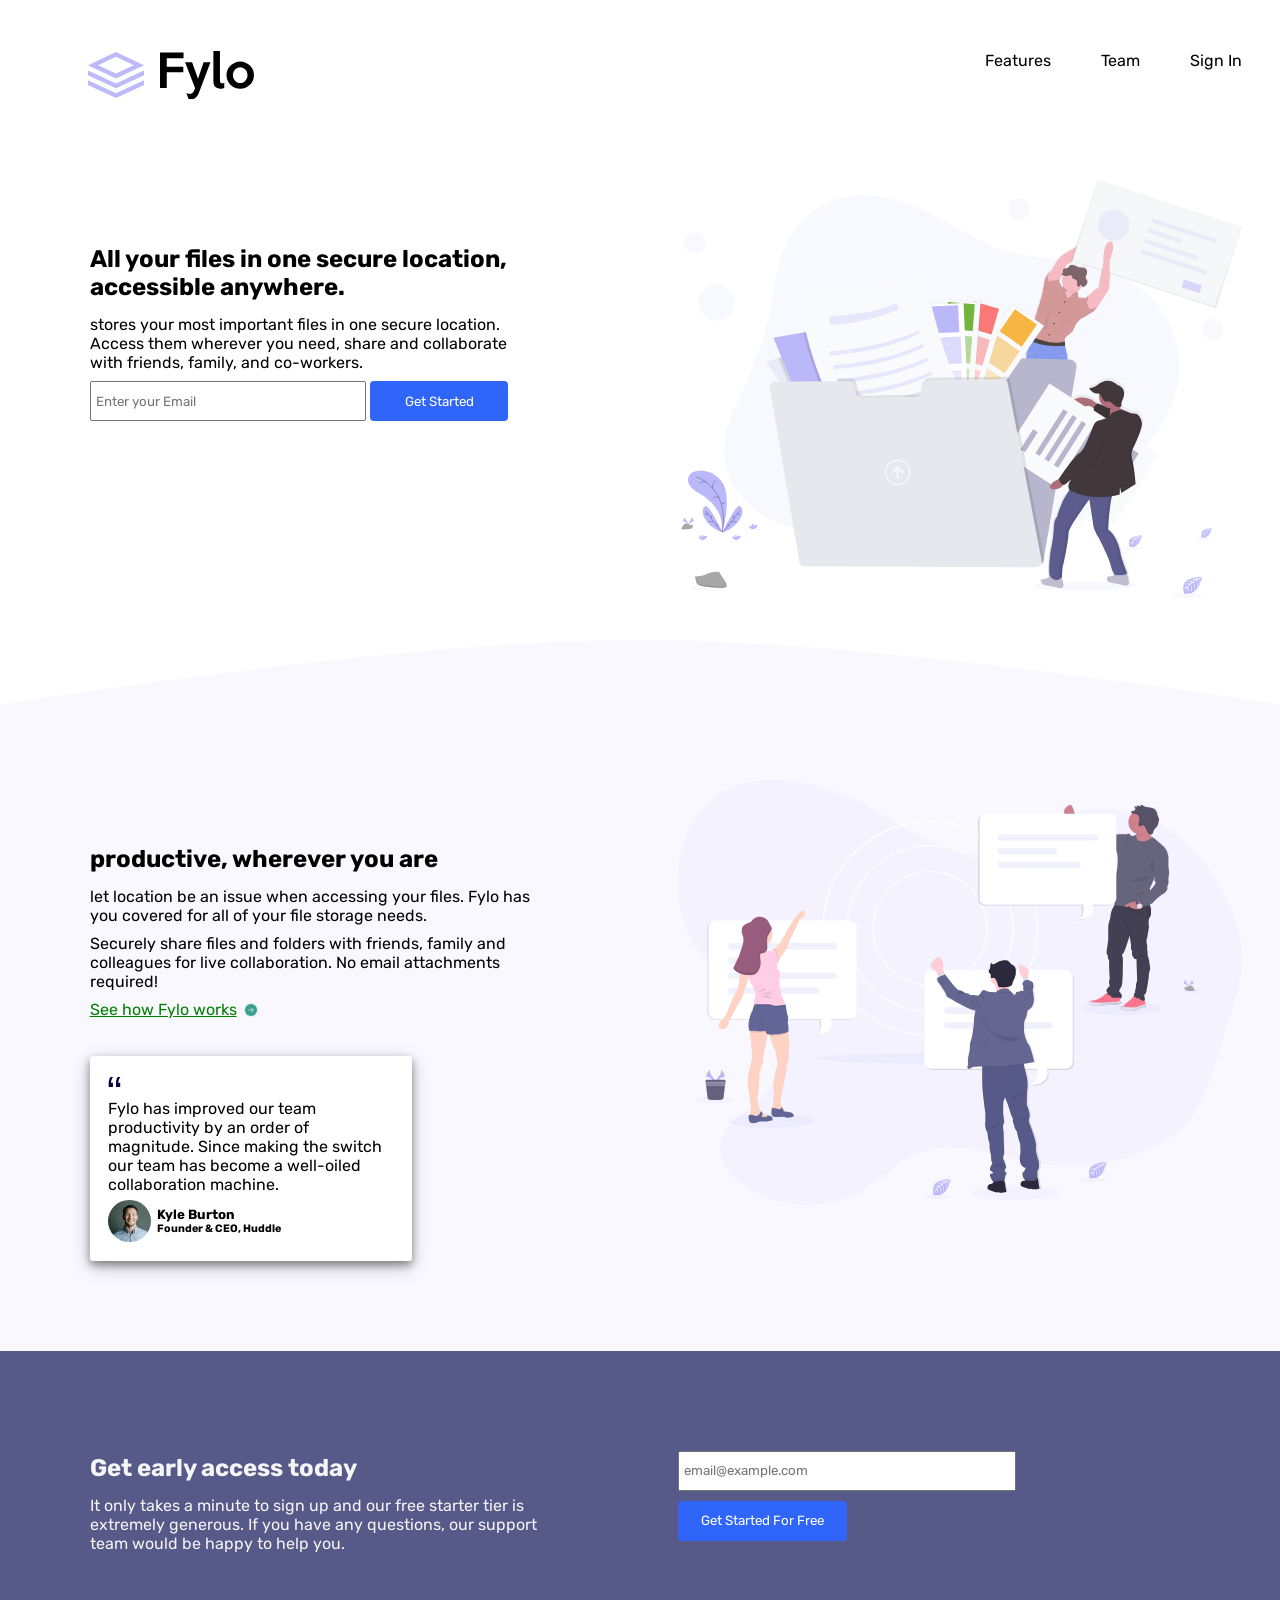
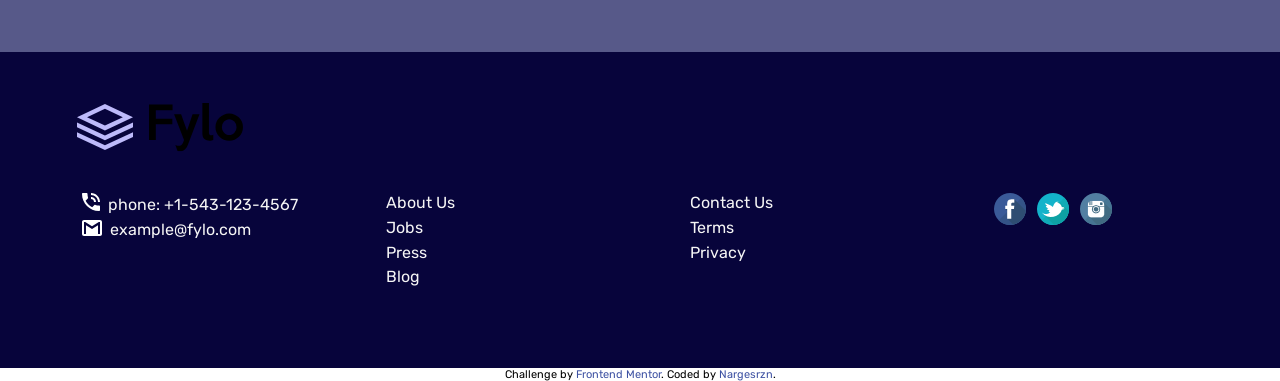
<file: index.html>
<!DOCTYPE html>
<html lang="en">
  <head>
    <meta charset="UTF-8" />
    <meta name="viewport" content="width=device-width, initial-scale=1.0" />

    <!-- displays site properly based on user's device -->
    <link rel="stylesheet" href="fylo-css.css" />
    <link
      href="https://fonts.googleapis.com/css?family=Rubik&display=swap"
      rel="stylesheet"
    />
    <link
      rel="icon"
      type="image/png"
      sizes="32x32"
      href="./images/favicon-32x32.png"
    />

    <title>Frontend Mentor | Fylo landing page with two column layout</title>
  </head>
  <body>
    <nav>
      <ul>
        <li class="logo"><img src="images/logo.svg" /></li>
        <li><a href="">Features</a></li>
        <li><a href="">Team</a></li>
        <li><a href="">Sign In</a></li>
      </ul>
    </nav>
    <section id="first-section">
      <div class="first-div">
        <h1 class="header">
          All your files in one secure location, accessible anywhere.
        </h1>

        <p class="text">
          stores your most important files in one secure location. Access them
          wherever you need, share and collaborate with friends, family, and
          co-workers.
        </p>
        <div class="form">
          <input placeholder="Enter your Email" />
          <button>Get Started</button>
        </div>
      </div>
      <div class="second-div">
        <img src="images/illustration-1.svg" />
      </div>
    </section>
    <img id="curve" src="./images/bg-curve-desktop.svg" />
    <section id="second-section">
      <div class="first-div">
        <h1 class="header">productive, wherever you are</h1>
        <p class="text">
          let location be an issue when accessing your files. Fylo has you
          covered for all of your file storage needs.
        </p>
        <p class="text">
          Securely share files and folders with friends, family and colleagues
          for live collaboration. No email attachments required!
        </p>
        <a id="arrow" href=""
          >See how Fylo works<img
            src="images/icon-arrow.svg"
            style="margin:0 0 -3px 6px ;"
        /></a>
        <div id="card">
          <img src="images/icon-quotes.svg" />
          <p class="text">
            Fylo has improved our team productivity by an order of magnitude.
            Since making the switch our team has become a well-oiled
            collaboration machine.
          </p>
          <div id="avatar">
            <img id="card-img" src="images/avatar-testimonial.jpg" />
            <div id="info">
              <h5>Kyle Burton</h5>
              <h6>Founder & CEO, Huddle</h6>
            </div>
          </div>
        </div>
      </div>
      <div class="second-div">
        <img src="images/illustration-2.svg" />
      </div>
    </section>
    <section id="third-section">
      <div class="first-div">
        <h1 class="header">
          Get early access today
        </h1>
        <p class="text">
          It only takes a minute to sign up and our free starter tier is
          extremely generous. If you have any questions, our support team would
          be happy to help you.
        </p>
      </div>
      <div class="second-div">
        <div id="get-started">
          <input placeholder="email@example.com" />
          <button id="second-botton">Get Started For Free</button>
        </div>
      </div>
    </section>
    <section id="forth-section">
      <div>
        <img class="logo" src="images/logo.svg" />
      </div>
      <div id="contacts">
        <ul class="forth-items">
          <li>
            <img class="icon" src="images/icon-phone.svg" />phone:
            +1-543-123-4567
          </li>
          <li>
            <img class="icon" src="images/icon-email.svg" />example@fylo.com
          </li>
        </ul>
        <ul class="forth-items">
          <li><a href="">About Us</a></li>
          <li><a href="">Jobs</a></li>
          <li><a href="">Press</a></li>
          <li><a href="">Blog</a></li>
        </ul>
        <ul class="forth-items">
          <li><a href="">Contact Us</a></li>
          <li><a href="">Terms</a></li>
          <li><a href="">Privacy</a></li>
        </ul>
        <ul class="social-media">
          <li>
            <a href=""><img src="images/facebook.png"/></a>
          </li>
          <li>
            <a href=""><img src="images/twitter.png"/></a>
          </li>
          <li>
            <a href=""><img src="images/instagram.png"/></a>
          </li>
        </ul>
      </div>
    </section>
    <footer>
      <p class="attribution">
        Challenge by
        <a href="https://www.frontendmentor.io?ref=challenge" target="_blank"
          >Frontend Mentor</a
        >. Coded by <a href="#">Nargesrzn</a>.
      </p>
    </footer>
  </body>
</html>
</file>
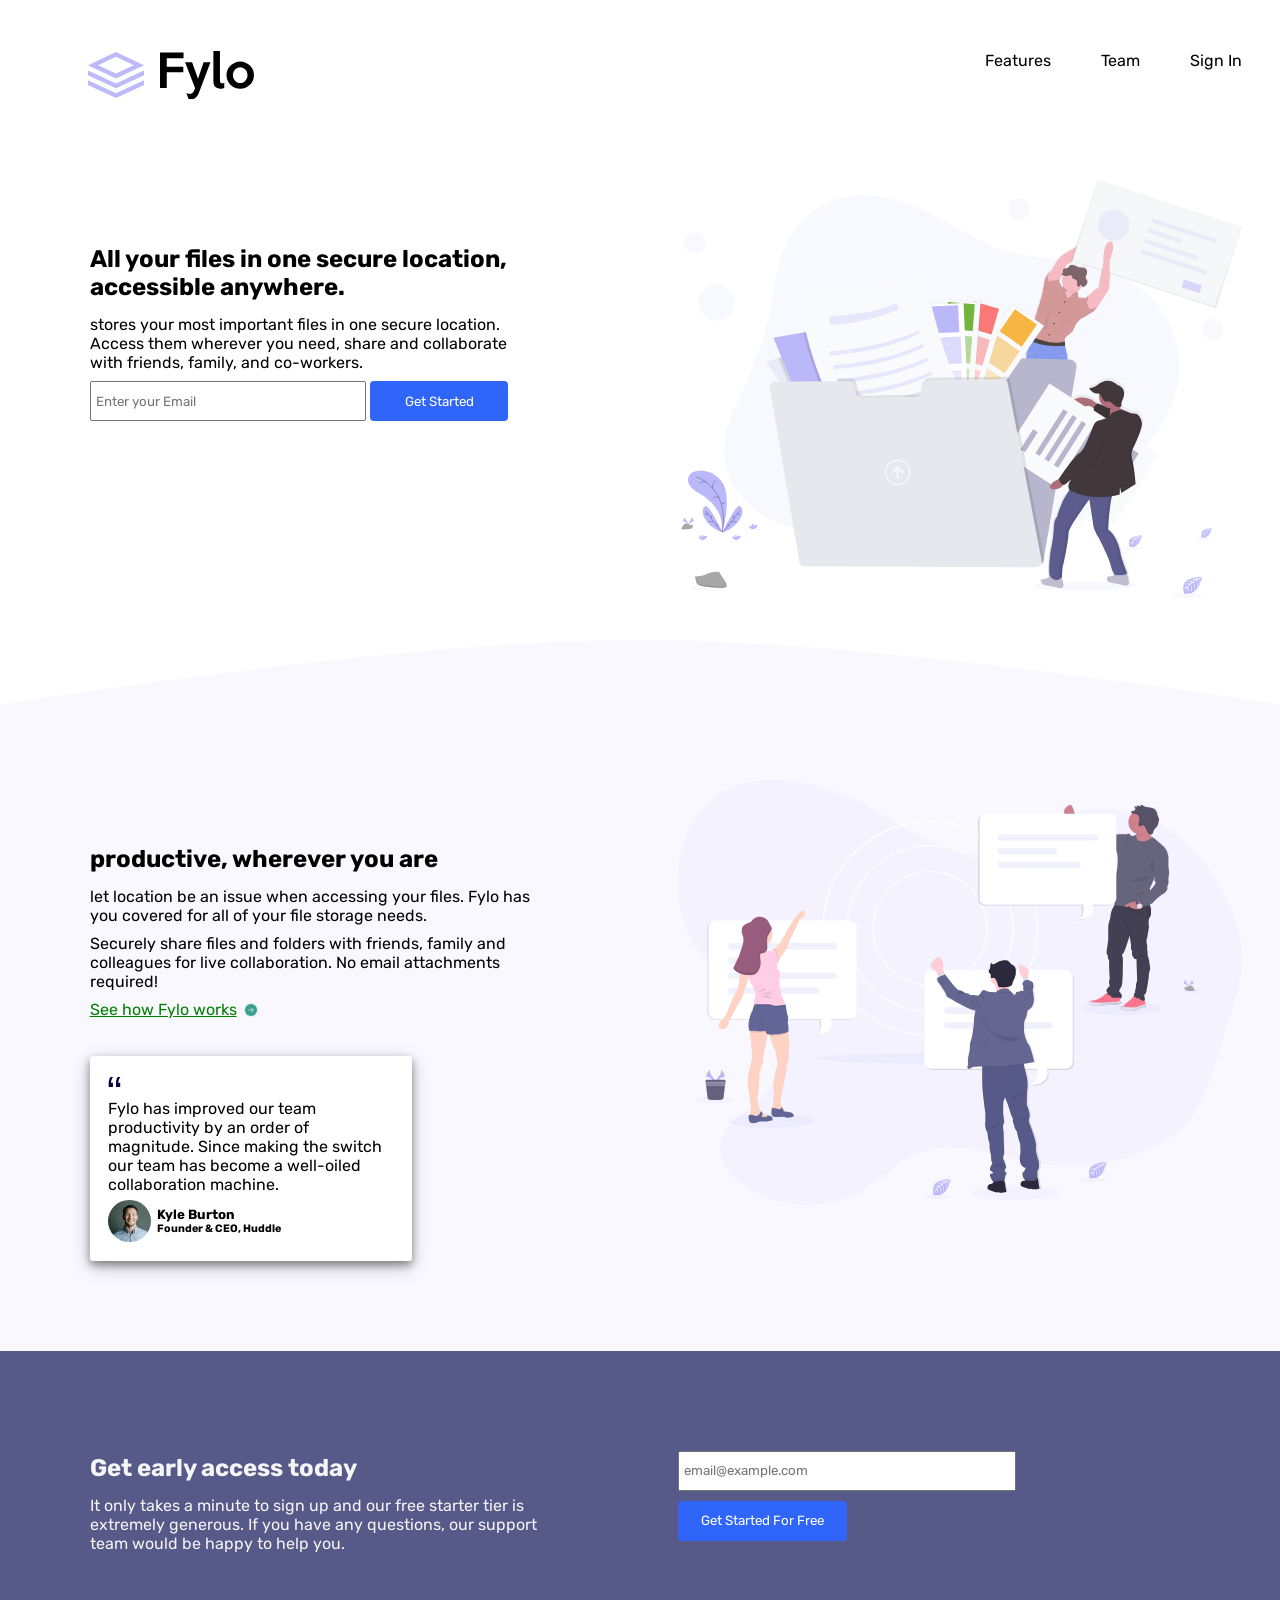
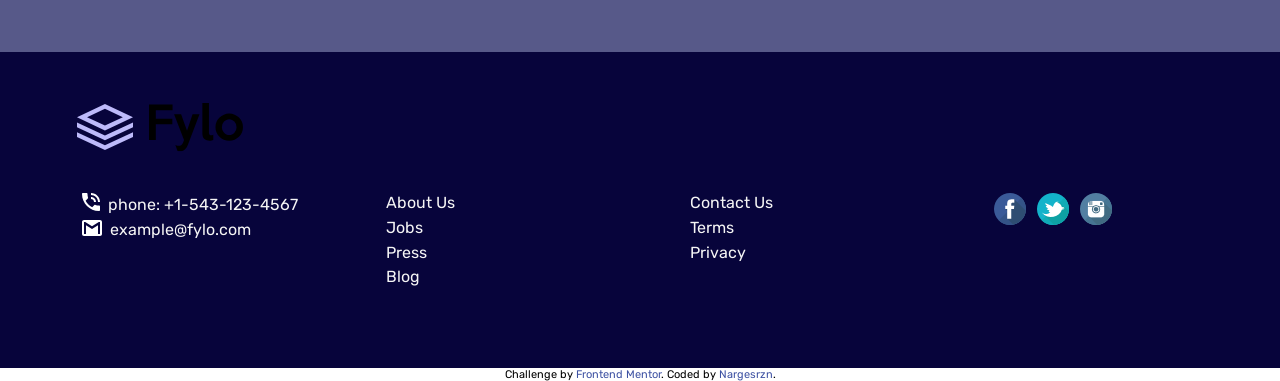
<file: fylo-html.html>
<!DOCTYPE html>
<html lang="en">
  <head>
    <meta charset="UTF-8" />
    <meta name="viewport" content="width=device-width, initial-scale=1.0" />

    <!-- displays site properly based on user's device -->
    <link rel="stylesheet" type="text/css" href="fylo-css.css" />
    <link
      href="https://fonts.googleapis.com/css?family=Rubik&display=swap"
      rel="stylesheet"
    />
    <link
      rel="icon"
      type="image/png"
      sizes="32x32"
      href="./images/favicon-32x32.png"
    />

    <title>Frontend Mentor | Fylo landing page with two column layout</title>
  </head>
  <body>
    <nav>
      <ul>
        <li class="logo"><img src="images/logo.svg" /></li>
        <li><a href="">Features</a></li>
        <li><a href="">Team</a></li>
        <li><a href="">Sign In</a></li>
      </ul>
    </nav>
    <section id="first-section">
      <div class="first-div">
        <h1 class="header">
          All your files in one secure location, accessible anywhere.
        </h1>

        <p class="text">
          stores your most important files in one secure location. Access them
          wherever you need, share and collaborate with friends, family, and
          co-workers.
        </p>
        <div class="form">
          <input placeholder="Enter your Email" />
          <button>Get Started</button>
        </div>
      </div>
      <div class="second-div">
        <img src="images/illustration-1.svg" />
      </div>
    </section>
    <img id="curve" src="./images/bg-curve-desktop.svg" />
    <section id="second-section">
      <div class="first-div">
        <h1 class="header">productive, wherever you are</h1>
        <p class="text">
          let location be an issue when accessing your files. Fylo has you
          covered for all of your file storage needs.
        </p>
        <p class="text">
          Securely share files and folders with friends, family and colleagues
          for live collaboration. No email attachments required!
        </p>
        <a id="arrow" href=""
          >See how Fylo works<img
            src="images/icon-arrow.svg"
            style="margin:0 0 -3px 6px ;"
        /></a>
        <div id="card">
          <img src="images/icon-quotes.svg" />
          <p class="text">
            Fylo has improved our team productivity by an order of magnitude.
            Since making the switch our team has become a well-oiled
            collaboration machine.
          </p>
          <div id="avatar">
            <img id="card-img" src="images/avatar-testimonial.jpg" />
            <div id="info">
              <h5>Kyle Burton</h5>
              <h6>Founder & CEO, Huddle</h6>
            </div>
          </div>
        </div>
      </div>
      <div class="second-div">
        <img src="images/illustration-2.svg" />
      </div>
    </section>
    <section id="third-section">
      <div class="first-div">
        <h1 class="header">
          Get early access today
        </h1>
        <p class="text">
          It only takes a minute to sign up and our free starter tier is
          extremely generous. If you have any questions, our support team would
          be happy to help you.
        </p>
      </div>
      <div class="second-div">
        <div id="get-started">
          <input placeholder="email@example.com" />
          <button id="second-botton">Get Started For Free</button>
        </div>
      </div>
    </section>
    <section id="forth-section">
      <div>
        <img class="logo" src="images/logo.svg" />
      </div>
      <div id="contacts">
        <ul class="forth-items">
          <li>
            <img class="icon" src="images/icon-phone.svg" />phone:
            +1-543-123-4567
          </li>
          <li>
            <img class="icon" src="images/icon-email.svg" />example@fylo.com
          </li>
        </ul>
        <ul class="forth-items">
          <li><a href="">About Us</a></li>
          <li><a href="">Jobs</a></li>
          <li><a href="">Press</a></li>
          <li><a href="">Blog</a></li>
        </ul>
        <ul class="forth-items">
          <li><a href="">Contact Us</a></li>
          <li><a href="">Terms</a></li>
          <li><a href="">Privacy</a></li>
        </ul>
        <ul class="social-media">
          <li>
            <a href=""><img src="images/facebook.png"/></a>
          </li>
          <li>
            <a href=""><img src="images/twitter.png"/></a>
          </li>
          <li>
            <a href=""><img src="images/instagram.png"/></a>
          </li>
        </ul>
      </div>
    </section>
    <footer>
      <p class="attribution">
        Challenge by
        <a href="https://www.frontendmentor.io?ref=challenge" target="_blank"
          >Frontend Mentor</a
        >. Coded by <a href="#">Nargesrzn</a>.
      </p>
    </footer>
  </body>
</html>
</file>
<file: fylo-css.css>
* {
  margin: 0;
  padding: 0;
  max-width: 100%;
  box-sizing: border-box;
  font-family: "Rubik", sans-serif;
}
nav {
  display: flex;
  flex-direction: row-reverse;
  padding-top: 3%;
}
ul {
  width: 100%;
  margin: 1%;
  list-style: none;
  display: flex;
  flex-direction: row;
  justify-content: flex-end;
}
li {
  margin: 0 2% 2% 2%;
}
a {
  text-decoration: none;
  color: black;
}
.logo {
  margin: 0 auto 2% 6%;
}

section {
  display: flex;
  flex-direction: row;
  width: 100%;
}

.first-div {
  width: 50%;
  padding: 7%;
}
.second-div {
  width: 50%;
  padding: 3%;
}
.header {
  margin: 3%;
  margin-left: 0;
}
.text {
  margin: 2%;
  margin-left: 0;
}
input {
  padding: 4px;
  width: 60%;
  height: 40px;
}
button {
  width: 30%;
  height: 40px;
  padding: 5px;
  background-color: #2f66f9;
  color: white;
  border-radius: 4px;
  border: none;
  overflow: hidden;
  cursor:pointer;
}
#curve {
  width: 100%;
}
#second-section {
  background-color: #f9f8fe;
  margin-top: -4px;
}
#avatar {
  display: flex;
  flex-direction: row;
  align-items: center;
}
#info {
  display: flex;
  flex-direction: column;
  margin: 2%;
}
#card {
  width: 70%;
  background-color: white;
  padding: 4%;
  margin-top: 8%;
  box-shadow: 0 4px 8px 0 rgba(0, 0, 0, 0.4), 0 6px 20px 0 rgba(0, 0, 0, 0.2);
  border-radius: 3px;
}
#card-img {
  border-radius: 50%;
  width: 15%;
}
#arrow {
  color: green;
  text-decoration-color: green;
  text-decoration: underline;
}
#third-section {
  background-color: #575989;
  color: whitesmoke;
  display: flex;
}
#get-started {
  margin-top: 11%;
  display: flex;
  flex-direction: column;
  height: 40%;
  justify-content: space-between;
}
#forth-section {
  background-color: #07043b;
  color: whitesmoke;
  display: flex;
  flex-direction: column;
  padding: 4% 0 5% 0;
}
#contacts {
  display: flex;
  flex-direction: row;
  align-items: flex-start;
  padding-left: 5%;
}
.icon {
  margin: 0 3% -0.5% 0;
}
.forth-items {
  display: flex;
  flex-direction: column;
}
.social-media {
  display: flex;
  flex-direction: row;
  justify-content: flex-start;
}
.forth-items > li > a {
  color: whitesmoke;
}
.attribution {
  font-size: 11px;
  text-align: center;
}
.attribution a {
  color: hsl(228, 45%, 44%);
}
@media only screen and (max-width: 620px) {
  /* For mobile phones: */
  section {
    flex-direction: column-reverse;
  }
  .header {
    text-align: center;
  }
  .form {
    display: flex;
    flex-direction: column;
    justify-content: space-around;
  }
  .form > button {
    margin-top: 3%;
    width: inherit;
  }
  .form > input {
    width: inherit;
  }
  .logo {
    width: 25%;
  }
  #third-section {
    flex-direction: column;
  }
  #card {
    margin: 12% auto 7% auto;
  }
  #get-started {
    margin-top: 0;
    margin-bottom: 6%;
  }
  #get-started > input,
  button {
    width: inherit;
  }
  #second-botton {
    margin-top: 2%;
  }
  .first-div,
  .second-div {
    width: 100%;
  }
  #contacts {
    flex-direction: column;
  }
  .forth-items {
    margin-top: 5%;
  }
  .social-media {
    justify-content: center;
  }
}
</file>
